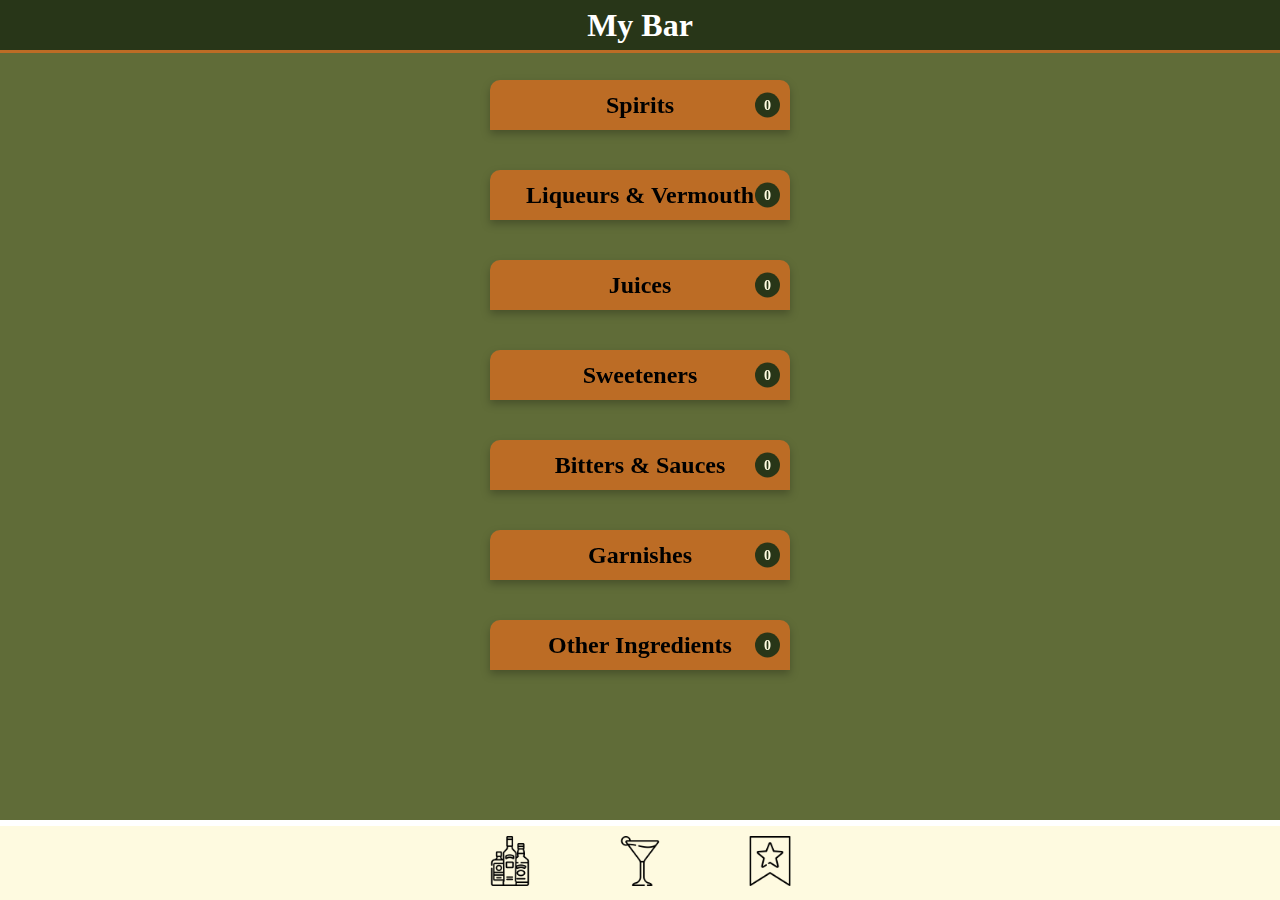
<file: index.html>
<!DOCTYPE html>
<html lang="en">
<head>
    <meta charset="UTF-8">
    <meta name="viewport" content="width=device-width, initial-scale=1.0">
    <title>Bartex - Home</title>
    <link rel="stylesheet" href="style.css">
    <script src="functions.js"></script>
</head>
<body>
<header>
    <h1>My Bar</h1>
</header>

<main>
    <div class="slider-container">
        <div class="slider">
            <div class="orange-box dropdown" onclick="toggleDropdown(this)">
                <div class="dropdown-header">Spirits</div><div class="circle">0</div>
                <div class="dropdown-content">
                    <div class="dropdown-item" onclick="toggleSelectedItem(event,this)">Tequila</div>
                    <div class="dropdown-item" onclick="toggleSelectedItem(event,this)"> White rum</div>
                    <div class="dropdown-item" onclick="toggleSelectedItem(event,this)">Vodka</div>
                    <div class="dropdown-item" onclick="toggleSelectedItem(event,this)">Bourbon </div>
                    <div class="dropdown-item" onclick="toggleSelectedItem(event,this)">whiskey</div>
                    <div class="dropdown-item" onclick="toggleSelectedItem(event,this)">Gin</div>
                </div>
            </div>
            <div class="orange-box dropdown" onclick="toggleDropdown(this)">
                <div class="dropdown-header">Liqueurs & Vermouth</div><div class="circle">0</div>
                <div class="dropdown-content">
                    <div class="dropdown-item" onclick="toggleSelectedItem(event,this)">Cointreau</div>
                    <div class="dropdown-item" onclick="toggleSelectedItem(event,this)">Triple Sec</div>
                    <div class="dropdown-item" onclick="toggleSelectedItem(event,this)">Sweet vermouth</div>
                </div>
            </div>
            <div class="orange-box dropdown" onclick="toggleDropdown(this)">
                <div class="dropdown-header">Juices</div><div class="circle">0</div>
                <div class="dropdown-content">
                    <div class="dropdown-item" onclick="toggleSelectedItem(event,this)" >Lemon Juice</div>
                    <div class="dropdown-item" onclick="toggleSelectedItem(event,this)">Lime Juice</div>
                    <div class="dropdown-item" onclick="toggleSelectedItem(event,this)">Pineapple Juice</div>
                    <div class="dropdown-item" onclick="toggleSelectedItem(event,this)">Tomato juice</div>
                    <div class="dropdown-item" onclick="toggleSelectedItem(event,this)">Cranberry juice</div>
                </div>
            </div>
            <div class="orange-box dropdown" onclick="toggleDropdown(this)">
                <div class="dropdown-header">Sweeteners</div><div class="circle">0</div>
                <div class="dropdown-content">
                    <div class="dropdown-item" onclick="toggleSelectedItem(event,this)">Sugar</div>
                    <div class="dropdown-item" onclick="toggleSelectedItem(event,this)">Simple syrup</div>
                    <div class="dropdown-item" onclick="toggleSelectedItem(event,this)">Cream of coconut</div>
                    <div class="dropdown-item" onclick="toggleSelectedItem(event,this)">Agave Syrup</div>
                </div>
            </div>
            <div class="orange-box dropdown" onclick="toggleDropdown(this)">
                <div class="dropdown-header">Bitters & Sauces</div><div class="circle">0</div>
                <div class="dropdown-content">
                    <div class="dropdown-item" onclick="toggleSelectedItem(event,this)" >Angostura Bitters</div>
                    <div class="dropdown-item" onclick="toggleSelectedItem(event,this)" >Hot sauce</div>
                    <div class="dropdown-item" onclick="toggleSelectedItem(event,this)" >Worcestershire Sauce</div>
                </div>
            </div>
            <div class="orange-box dropdown" onclick="toggleDropdown(this)">
                <div class="dropdown-header">Garnishes</div><div class="circle">0</div>
                <div class="dropdown-content">
                    <div class="dropdown-item" onclick="toggleSelectedItem(event,this)" >Lime</div>
                    <div class="dropdown-item" onclick="toggleSelectedItem(event,this)" >Mints</div>
                    <div class="dropdown-item" onclick="toggleSelectedItem(event,this)" >Pineapple</div>
                    <div class="dropdown-item" onclick="toggleSelectedItem(event,this)" >cherry</div>
                    <div class="dropdown-item" onclick="toggleSelectedItem(event,this)" >Celery stalk</div>
                    <div class="dropdown-item" onclick="toggleSelectedItem(event,this)" >Olives</div>
                    <div class="dropdown-item" onclick="toggleSelectedItem(event,this)" >Orange</div>
                    <div class="dropdown-item" onclick="toggleSelectedItem(event,this)" >Lemon </div>
                </div>
            </div>
            <div class="orange-box dropdown" onclick="toggleDropdown(this)">
                <div class="dropdown-header" >Other Ingredients</div><div class="circle">0</div>
                <div class="dropdown-content">
                    <div class="dropdown-item" onclick="toggleSelectedItem(event,this)">Soda water</div>
                    <div class="dropdown-item" onclick="toggleSelectedItem(event,this)">Salt</div>
                    <div class="dropdown-item" onclick="toggleSelectedItem(event,this)">Ground black pepper</div>
                    <div class="dropdown-item" onclick="toggleSelectedItem(event,this)">Egg Whites</div>
                    <div class="dropdown-item" onclick="toggleSelectedItem(event,this)">Smoked paprika</div>
                </div>
            </div>
        </div>
    </div>
</main>


<footer>
    <div class="icon-box">
        <a href="index.html"><img src="Icons/liquor.png" alt="Image 1"></a>
        <a href="cocktails.html"><img src="Icons/cocktail.png" alt="Image 2"></a>
        <a href="favorites.html"><img src="Icons/star.png" alt="Image 3"></a>
    </div>
</footer>
</body>
</html>
</file>
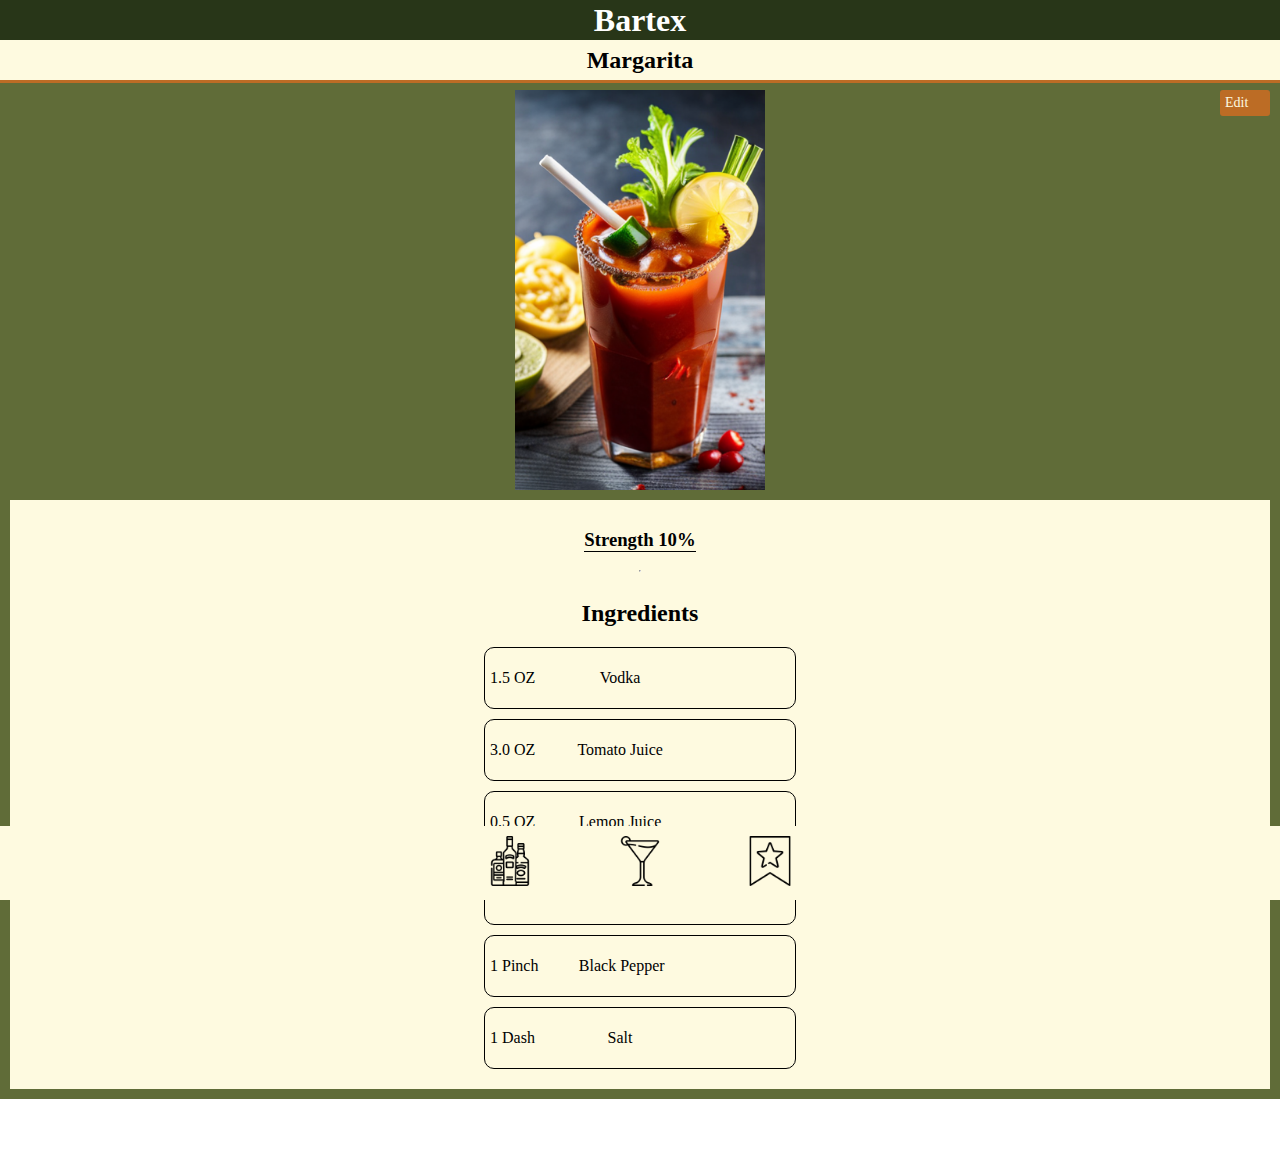
<file: bloody_mary.html>
<!DOCTYPE html>
<html lang="en">
<head>
  <meta charset="UTF-8">
  <meta name="viewport" content="width=device-width, initial-scale=1.0">
  <title>Phone Website - Home</title>
  <link rel="stylesheet" href="drinkStyle.css">
  <script src="functions.js"></script>
</head>
<body>
<header>
  <div class="top-header">
    <h1>Bartex</h1>
  </div>
  <div class="bottom-header">
    <h2>Margarita</h2>
  </div>
</header>

<main>
  <div class="slider-container">
    <div class="slider">
      <img src="Pictures/BloodyMarry.png" alt="img">
      <div class="white-box">
        <h3>Strength 10%</h3>
        <hr>
        <h2>Ingredients</h2>
        <div class="info-box-container">
          <div class="info-box">
            <p class="info-box-text-left"> 1.5 OZ</p>
            <p class="info-box-text-center">Vodka</p>
            <div class="info-box-images">
              <img src="Icons/plus.png" alt="Image 1" onclick="increaseOz(event, this)"> <!-- Adjust width and height here -->
              <img src="Icons/minus.png" alt="Image 2" onclick="decreaseOz(event, this)"> <!-- Adjust width and height here -->
            </div>
          </div>
          <div class="info-box">
            <p class="info-box-text-left">3.0 OZ</p>
            <p class="info-box-text-center">Tomato Juice</p>
            <div class="info-box-images">
              <img src="Icons/plus.png" alt="Image 1" onclick="increaseOz(event, this)" > <!-- Adjust width and height here -->
              <img src="Icons/minus.png" alt="Image 2" onclick="decreaseOz(event, this)"> <!-- Adjust width and height here -->
            </div>
          </div>
          <div class="info-box">
            <p class="info-box-text-left">0.5 OZ</p>
            <p class="info-box-text-center">Lemon Juice</p>
            <div class="info-box-images">
              <img src="Icons/plus.png" alt="Image 1" onclick="increaseOz(event, this)" > <!-- Adjust width and height here -->
              <img src="Icons/minus.png" alt="Image 2" onclick="decreaseOz(event, this)"> <!-- Adjust width and height here -->
            </div>
          </div>
          <div class="info-box">
            <p class="info-box-text-left">1 Dash</p>
            <p class="info-box-text-center">Hot Sauce</p>
            <div class="info-box-images">
              <img src="Icons/plus.png" alt="Image 1" onclick="increaseOz(event, this)" > <!-- Adjust width and height here -->
              <img src="Icons/minus.png" alt="Image 2" onclick="decreaseOz(event, this)"> <!-- Adjust width and height here -->
            </div>
          </div>
          <div class="info-box">
            <p class="info-box-text-left">1 Pinch</p>
            <p class="info-box-text-center">Black Pepper</p>
            <div class="info-box-images">
              <img src="Icons/plus.png" alt="Image 1" onclick="increaseOz(event, this)" > <!-- Adjust width and height here -->
              <img src="Icons/minus.png" alt="Image 2" onclick="decreaseOz(event, this)"> <!-- Adjust width and height here -->
            </div>
          </div>
          <div class="info-box">
            <p class="info-box-text-left">1 Dash</p>
            <p class="info-box-text-center">Salt</p>
            <div class="info-box-images">
              <img src="Icons/plus.png" alt="Image 1" onclick="increaseOz(event, this)" > <!-- Adjust width and height here -->
              <img src="Icons/minus.png" alt="Image 2" onclick="decreaseOz(event, this)"> <!-- Adjust width and height here -->
            </div>
          </div>
        </div>
      </div>
    </div>
  </div>
  <div class="edit-box" onclick="toggleEditMode()">
    Edit
  </div>
</main>

<footer>
  <div class="icon-box">
    <a href="index.html"><img src="Icons/liquor.png" alt="Image 1"></a>
    <a href="cocktails.html"><img src="Icons/cocktail.png" alt="Image 2"></a>
    <a href="favorites.html"><img src="Icons/star.png" alt="Image 3"></a>
  </div>
</footer>
</body>
</html>
</file>
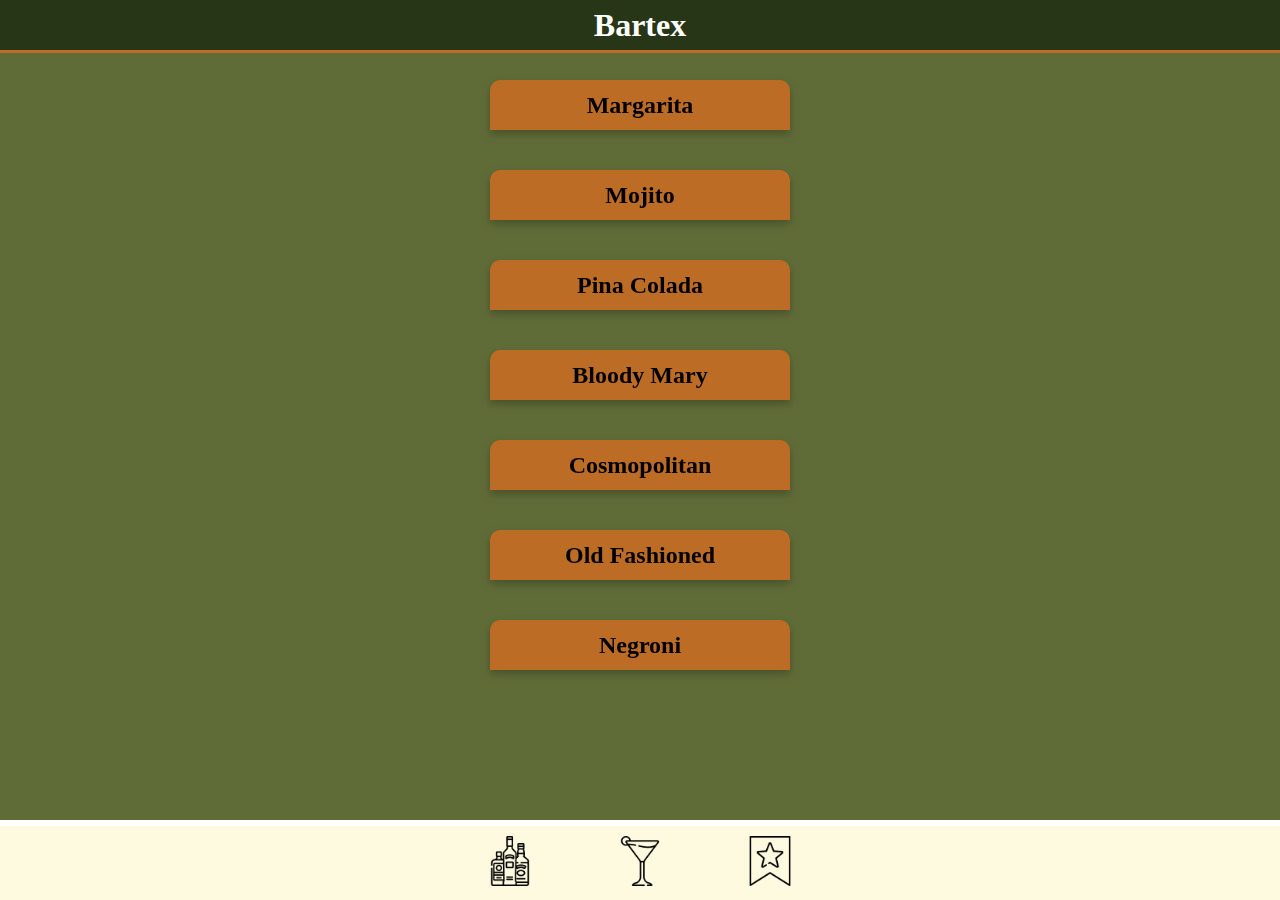
<file: cocktails.html>
<!DOCTYPE html>
<html lang="en">
<head>
    <meta charset="UTF-8">
    <meta name="viewport" content="width=device-width, initial-scale=1.0">
    <title>Phone Website - Home</title>
    <link rel="stylesheet" href="style.css">
</head>
<body>
<header>
    <h1>Bartex</h1>
</header>

<main>
    <div class="slider-container">
        <div class="slider">
            <a href="margarita.html">
                <div class="orange-box dropdown">
                    <div class="dropdown-header" >Margarita</div>
                </div>
            </a>
            <a href="mojito.html">
                <div class="orange-box dropdown">
                    <div class="dropdown-header" >Mojito</div>
                </div>
            </a>
            <a href="pina_colada.html">
                <div class="orange-box dropdown">
                    <div class="dropdown-header" >Pina Colada</div>
                </div>
            </a>
            <a href="bloody_mary.html">
                <div class="orange-box dropdown">
                    <div class="dropdown-header" >Bloody Mary</div>
                </div>
            </a>
            <a href="cosmopolitan.html">
                <div class="orange-box dropdown">
                    <div class="dropdown-header" >Cosmopolitan</div>
                </div>
            </a>
            <a href="old_fashioned.html">
                <div class="orange-box dropdown">
                    <div class="dropdown-header" >Old Fashioned</div>
                </div>
            </a>
            <a href="negroni.html">
                <div class="orange-box dropdown">
                    <div class="dropdown-header" >Negroni</div>
                </div>
            </a>
        </div>
    </div>
</main>



<footer>
    <div class="icon-box">
        <a href="index.html"><img src="Icons/liquor.png" alt="Image 1"></a>
        <a href="cocktails.html"><img src="Icons/cocktail.png" alt="Image 2"></a>
        <a href="favorites.html"><img src="Icons/star.png" alt="Image 3"></a>
    </div>
</footer>
</body>
</html>
</file>
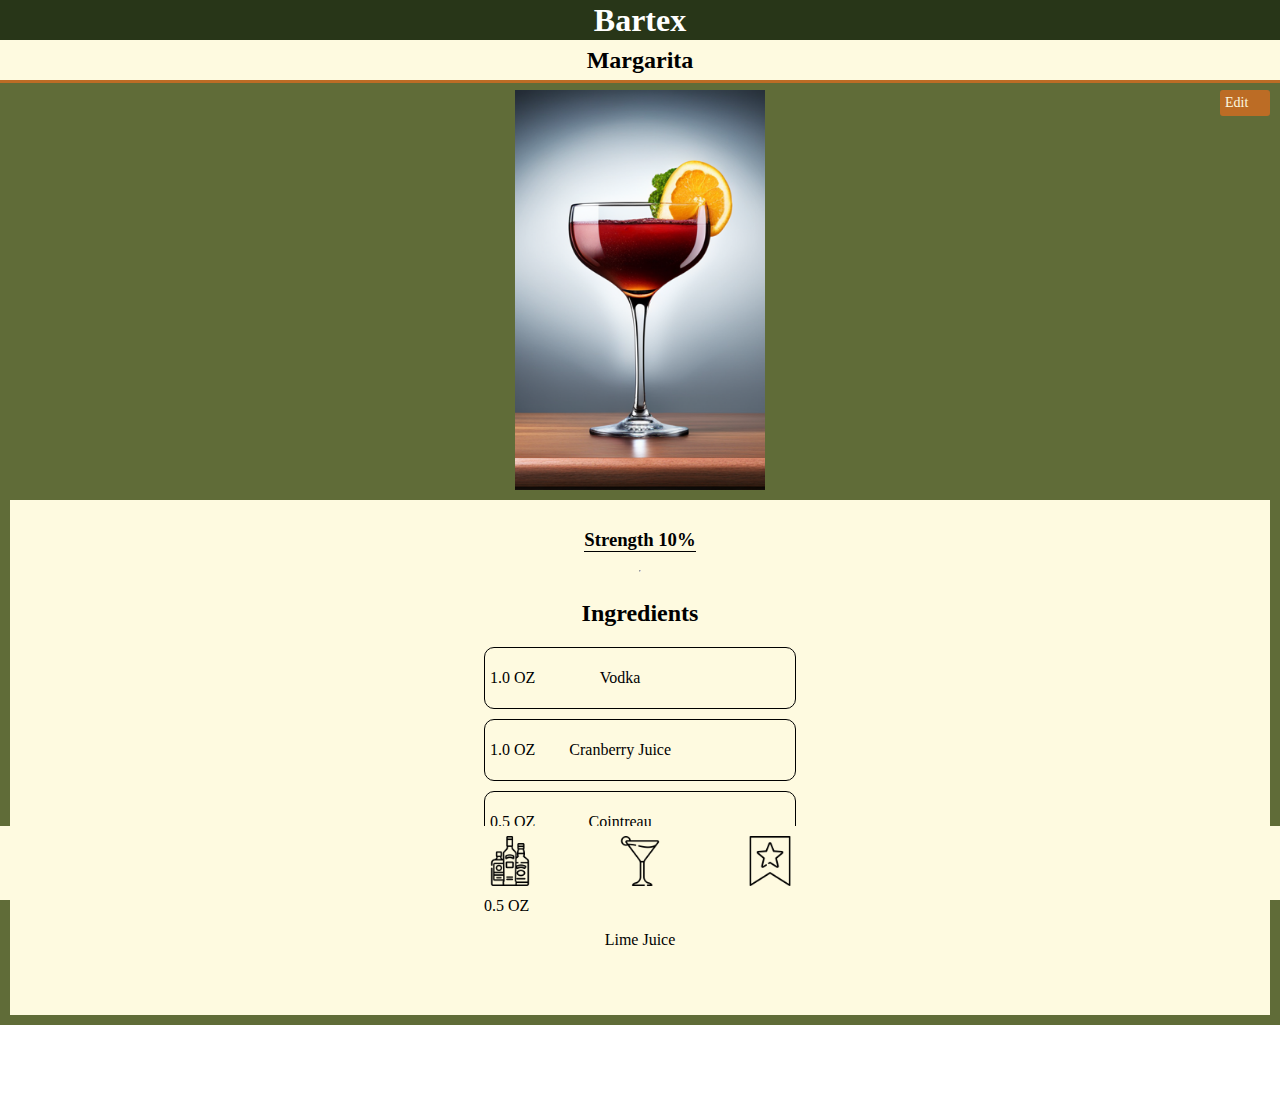
<file: cosmopolitan.html>
<!DOCTYPE html>
<html lang="en">
<head>
  <meta charset="UTF-8">
  <meta name="viewport" content="width=device-width, initial-scale=1.0">
  <title>Phone Website - Home</title>
  <link rel="stylesheet" href="drinkStyle.css">
  <script src="functions.js"></script>
</head>
<body>
<header>
  <div class="top-header">
    <h1>Bartex</h1>
  </div>
  <div class="bottom-header">
    <h2>Margarita</h2>
  </div>
</header>

<main>
  <div class="slider-container">
    <div class="slider">
      <img src="Pictures/Cosmopolitan.png" alt="img">
      <div class="white-box">
        <h3>Strength 10%</h3>
        <hr>
        <h2>Ingredients</h2>
        <div class="info-box-container">
          <div class="info-box">
            <p class="info-box-text-left"> 1.0 OZ</p>
            <p class="info-box-text-center">Vodka</p>
            <div class="info-box-images">
              <img src="Icons/plus.png" alt="Image 1" onclick="increaseOz(event, this)"> <!-- Adjust width and height here -->
              <img src="Icons/minus.png" alt="Image 2" onclick="decreaseOz(event, this)"> <!-- Adjust width and height here -->
            </div>
          </div>
          <div class="info-box">
            <p class="info-box-text-left">1.0 OZ</p>
            <p class="info-box-text-center">Cranberry Juice</p>
            <div class="info-box-images">
              <img src="Icons/plus.png" alt="Image 1" onclick="increaseOz(event, this)" > <!-- Adjust width and height here -->
              <img src="Icons/minus.png" alt="Image 2" onclick="decreaseOz(event, this)"> <!-- Adjust width and height here -->
            </div>
          </div>
          <div class="info-box">
            <p class="info-box-text-left">0.5 OZ</p>
            <p class="info-box-text-center">Cointreau</p>
            <div class="info-box-images">
              <img src="Icons/plus.png" alt="Image 1" onclick="increaseOz(event, this)" > <!-- Adjust width and height here -->
              <img src="Icons/minus.png" alt="Image 2" onclick="decreaseOz(event, this)"> <!-- Adjust width and height here -->
            </div>
          </div>
          div class="info-box">
          <p class="info-box-text-left">0.5 OZ</p>
          <p class="info-box-text-center">Lime Juice</p>
          <div class="info-box-images">
            <img src="Icons/plus.png" alt="Image 1" onclick="increaseOz(event, this)" > <!-- Adjust width and height here -->
            <img src="Icons/minus.png" alt="Image 2" onclick="decreaseOz(event, this)"> <!-- Adjust width and height here -->
          </div>
        </div>
        </div>
      </div>
    </div>
  </div>
  <div class="edit-box" onclick="toggleEditMode()">
    Edit
  </div>
</main>

<footer>
  <div class="icon-box">
    <a href="index.html"><img src="Icons/liquor.png" alt="Image 1"></a>
    <a href="cocktails.html"><img src="Icons/cocktail.png" alt="Image 2"></a>
    <a href="favorites.html"><img src="Icons/star.png" alt="Image 3"></a>
  </div>
</footer>
</body>
</html>
</file>
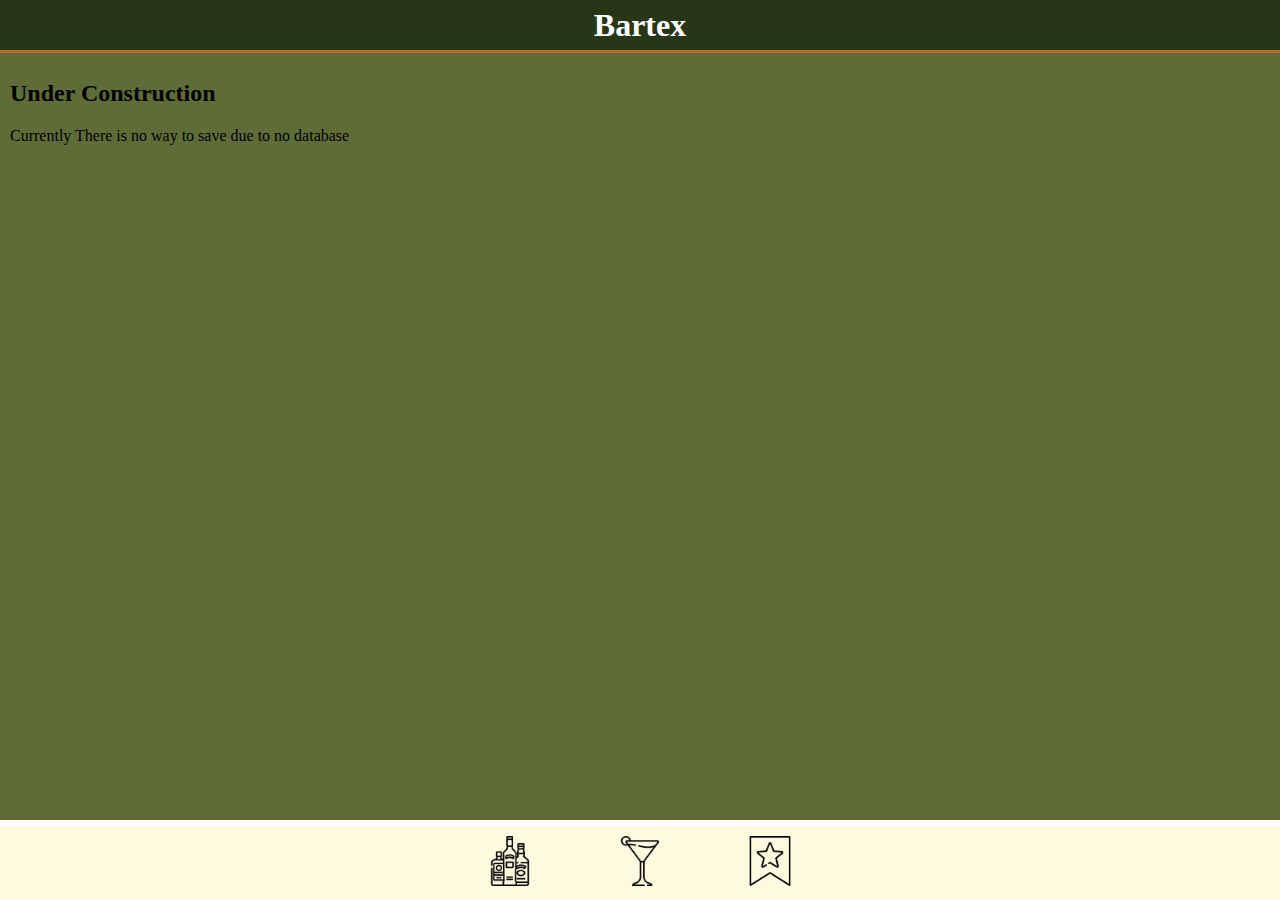
<file: favorites.html>
<!DOCTYPE html>
<html lang="en" >
<head>
  <meta charset="UTF-8">
  <meta name="viewport" content="width=device-width, initial-scale=1.0">
  <title>Favorites - Home</title>
  <link rel="stylesheet" href="style.css">
</head>
<body>
<header>
  <h1>Bartex</h1>
</header>

<main>
  <h2>Under Construction</h2>
  <p>Currently There is no way to save due to no database</p>
</main>


<footer>
  <div class="icon-box">
    <a href="index.html"><img src="Icons/liquor.png" alt="Image 1"></a>
    <a href="cocktails.html"><img src="Icons/cocktail.png" alt="Image 2"></a>
    <a href="favorites.html"><img src="Icons/star.png" alt="Image 3"></a>
  </div>
</footer>
</body>
</html>
</file>
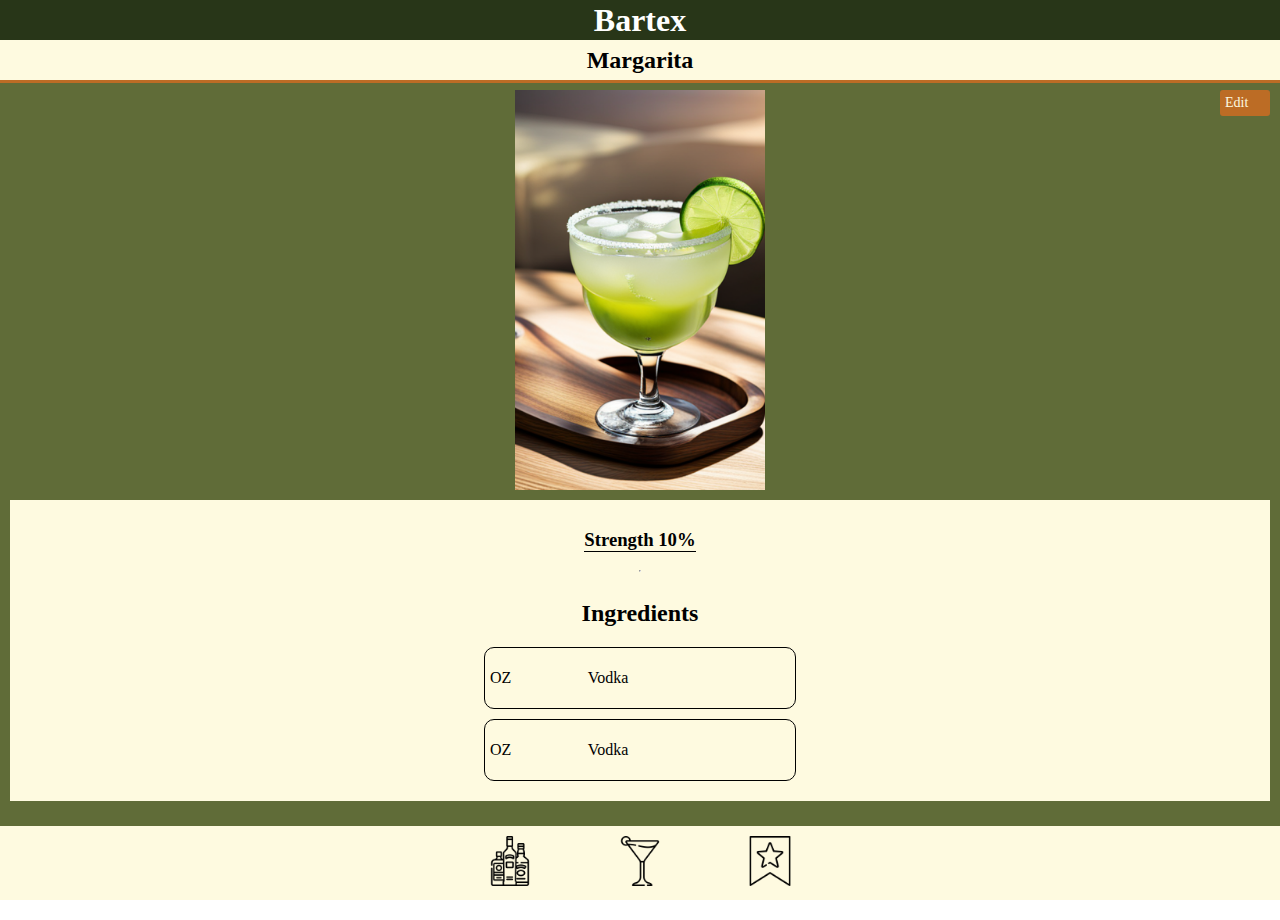
<file: margarita.html>
<!DOCTYPE html>
<html lang="en">
<head>
  <meta charset="UTF-8">
  <meta name="viewport" content="width=device-width, initial-scale=1.0">
  <title>Phone Website - Home</title>
  <link rel="stylesheet" href="drinkStyle.css">
</head>
<body>
<header>
  <div class="top-header">
    <h1>Bartex</h1>
  </div>
  <div class="bottom-header">
    <h2>Margarita</h2>
  </div>
</header>

<main>
  <div class="slider-container">
    <div class="slider">
      <img src="Pictures/Margarita.png" alt="img">
      <div class="white-box">
        <h3>Strength 10%</h3>
        <hr>
        <h2>Ingredients</h2>
        <div class="info-box-container">
          <div class="info-box">
            <p class="info-box-text-left">OZ</p>
            <p class="info-box-text-center">Vodka</p>
            <div class="info-box-images">
              <img src="Icons/plus.png" alt="Image 1" > <!-- Adjust width and height here -->
              <img src="Icons/minus.png" alt="Image 2"> <!-- Adjust width and height here -->
            </div>
          </div>
          <div class="info-box">
            <p class="info-box-text-left">OZ</p>
            <p class="info-box-text-center">Vodka</p>
            <div class="info-box-images">
              <img src="Icons/plus.png" alt="Image 1" > <!-- Adjust width and height here -->
              <img src="Icons/minus.png" alt="Image 2"> <!-- Adjust width and height here -->
            </div>
          </div>
        </div>
      </div>
    </div>
  </div>
  <div class="edit-box">
    Edit
  </div>
</main>

<footer>
  <div class="icon-box">
    <a href="index.html"><img src="Icons/liquor.png" alt="Image 1"></a>
    <a href="cocktails.html"><img src="Icons/cocktail.png" alt="Image 2"></a>
    <a href="favorites.html"><img src="Icons/star.png" alt="Image 3"></a>
  </div>
</footer>
</body>
</html>
</file>
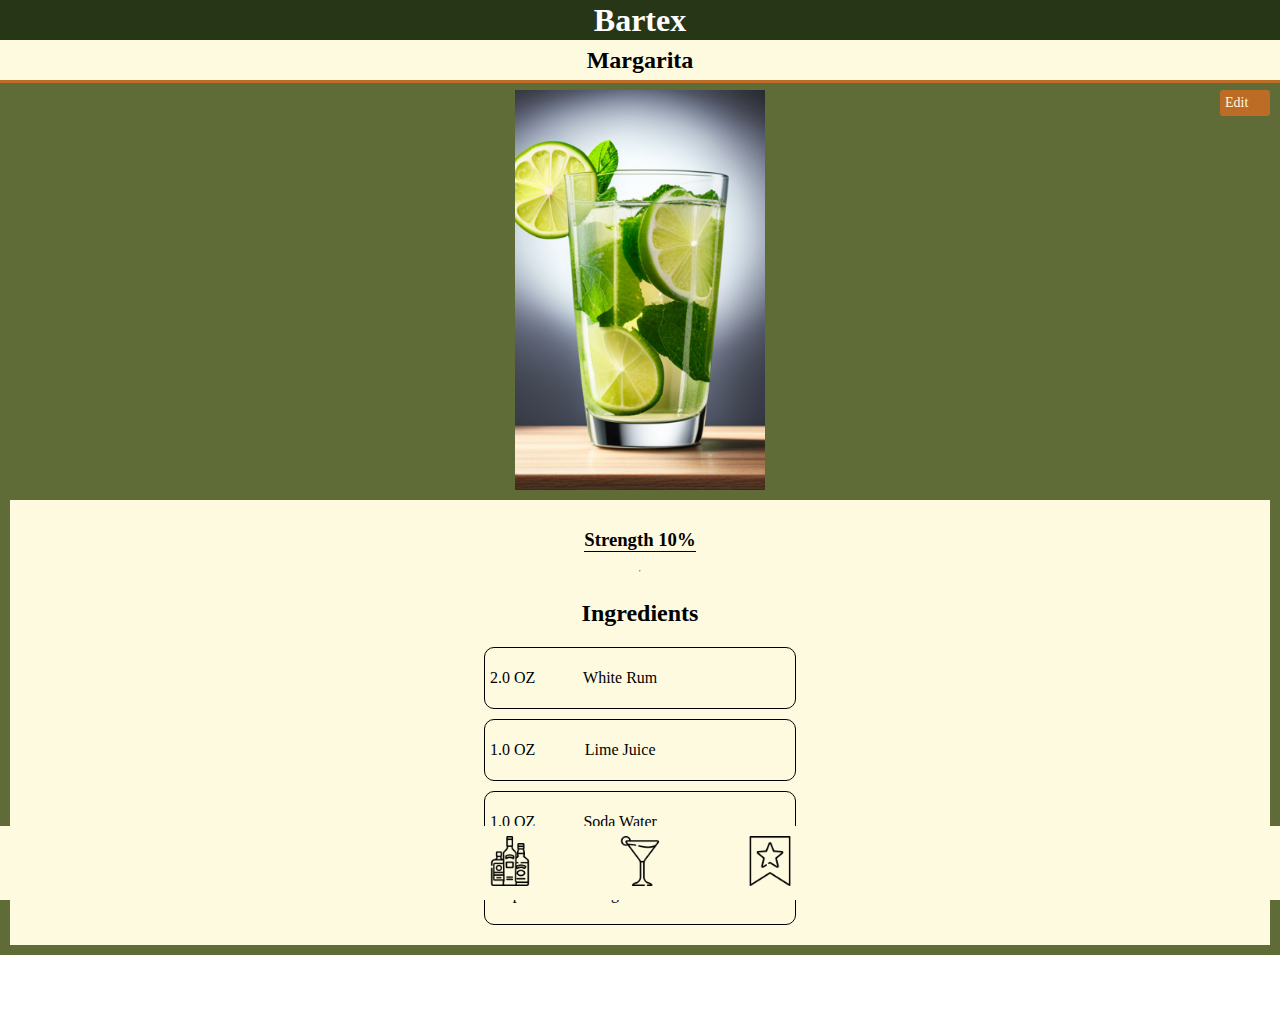
<file: mojito.html>
<!DOCTYPE html>
<html lang="en">
<head>
  <meta charset="UTF-8">
  <meta name="viewport" content="width=device-width, initial-scale=1.0">
  <title>Phone Website - Home</title>
  <link rel="stylesheet" href="drinkStyle.css">
  <script src="functions.js"></script>
</head>
<body>
<header>
  <div class="top-header">
    <h1>Bartex</h1>
  </div>
  <div class="bottom-header">
    <h2>Margarita</h2>
  </div>
</header>

<main>
  <div class="slider-container">
    <div class="slider">
      <img src="Pictures/Mojito.png" alt="img">
      <div class="white-box">
        <h3>Strength 10%</h3>
        <hr>
        <h2>Ingredients</h2>
        <div class="info-box-container">
          <div class="info-box">
            <p class="info-box-text-left"> 2.0 OZ</p>
            <p class="info-box-text-center">White Rum</p>
            <div class="info-box-images">
              <img src="Icons/plus.png" alt="Image 1" onclick="increaseOz(event, this)"> <!-- Adjust width and height here -->
              <img src="Icons/minus.png" alt="Image 2" onclick="decreaseOz(event, this)"> <!-- Adjust width and height here -->
            </div>
          </div>
          <div class="info-box">
            <p class="info-box-text-left">1.0 OZ</p>
            <p class="info-box-text-center">Lime Juice</p>
            <div class="info-box-images">
              <img src="Icons/plus.png" alt="Image 1" onclick="increaseOz(event, this)" > <!-- Adjust width and height here -->
              <img src="Icons/minus.png" alt="Image 2" onclick="decreaseOz(event, this)"> <!-- Adjust width and height here -->
            </div>
          </div>
          <div class="info-box">
            <p class="info-box-text-left">1.0 OZ</p>
            <p class="info-box-text-center">Soda Water</p>
            <div class="info-box-images">
              <img src="Icons/plus.png" alt="Image 1" onclick="increaseOz(event, this)" > <!-- Adjust width and height here -->
              <img src="Icons/minus.png" alt="Image 2" onclick="decreaseOz(event, this)"> <!-- Adjust width and height here -->
            </div>
          </div>
          <div class="info-box">
            <p class="info-box-text-left">1 tsp</p>
            <p class="info-box-text-center">Sugar</p>
            <div class="info-box-images">
              <img src="Icons/plus.png" alt="Image 1" onclick="increaseOz(event, this)" > <!-- Adjust width and height here -->
              <img src="Icons/minus.png" alt="Image 2" onclick="decreaseOz(event, this)"> <!-- Adjust width and height here -->
            </div>
          </div>
        </div>
      </div>
    </div>
  </div>
  <div class="edit-box" onclick="toggleEditMode()">
    Edit
  </div>
</main>

<footer>
  <div class="icon-box">
    <a href="index.html"><img src="Icons/liquor.png" alt="Image 1"></a>
    <a href="cocktails.html"><img src="Icons/cocktail.png" alt="Image 2"></a>
    <a href="favorites.html"><img src="Icons/star.png" alt="Image 3"></a>
  </div>
</footer>
</body>
</html>
</file>
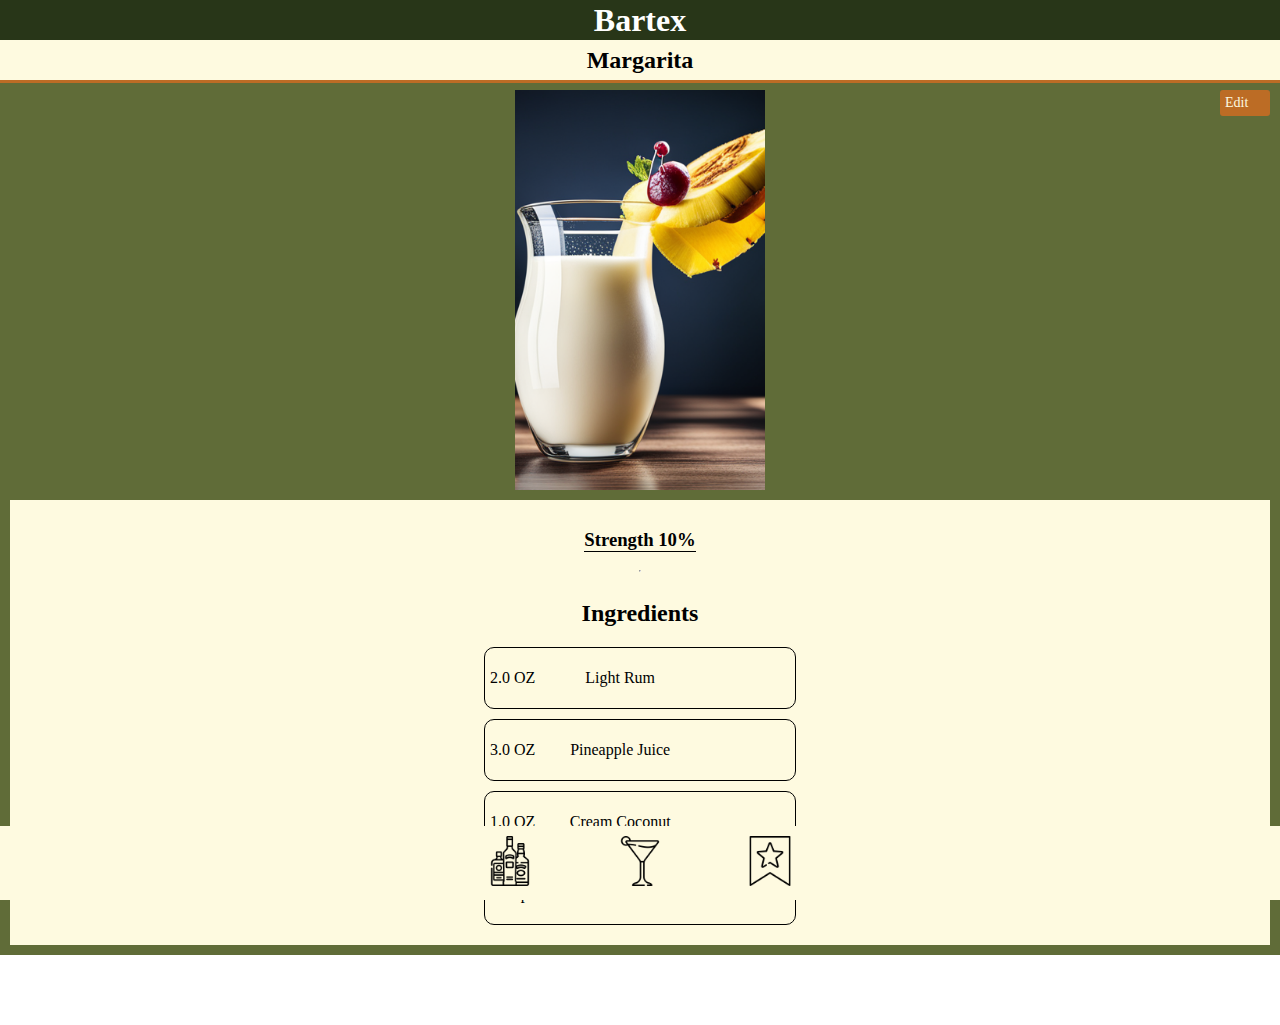
<file: pina_colada.html>
<!DOCTYPE html>
<html lang="en">
<head>
  <meta charset="UTF-8">
  <meta name="viewport" content="width=device-width, initial-scale=1.0">
  <title>Phone Website - Home</title>
  <link rel="stylesheet" href="drinkStyle.css">
  <script src="functions.js"></script>
</head>
<body>
<header>
  <div class="top-header">
    <h1>Bartex</h1>
  </div>
  <div class="bottom-header">
    <h2>Margarita</h2>
  </div>
</header>

<main>
  <div class="slider-container">
    <div class="slider">
      <img src="Pictures/PinaColada.png" alt="img">
      <div class="white-box">
        <h3>Strength 10%</h3>
        <hr>
        <h2>Ingredients</h2>
        <div class="info-box-container">
          <div class="info-box">
            <p class="info-box-text-left"> 2.0 OZ</p>
            <p class="info-box-text-center">Light Rum</p>
            <div class="info-box-images">
              <img src="Icons/plus.png" alt="Image 1" onclick="increaseOz(event, this)"> <!-- Adjust width and height here -->
              <img src="Icons/minus.png" alt="Image 2" onclick="decreaseOz(event, this)"> <!-- Adjust width and height here -->
            </div>
          </div>
          <div class="info-box">
            <p class="info-box-text-left">3.0 OZ</p>
            <p class="info-box-text-center">Pineapple Juice</p>
            <div class="info-box-images">
              <img src="Icons/plus.png" alt="Image 1" onclick="increaseOz(event, this)" > <!-- Adjust width and height here -->
              <img src="Icons/minus.png" alt="Image 2" onclick="decreaseOz(event, this)"> <!-- Adjust width and height here -->
            </div>
          </div>
          <div class="info-box">
            <p class="info-box-text-left">1.0 OZ</p>
            <p class="info-box-text-center">Cream Coconut</p>
            <div class="info-box-images">
              <img src="Icons/plus.png" alt="Image 1" onclick="increaseOz(event, this)" > <!-- Adjust width and height here -->
              <img src="Icons/minus.png" alt="Image 2" onclick="decreaseOz(event, this)"> <!-- Adjust width and height here -->
            </div>
          </div>
          <div class="info-box">
            <p class="info-box-text-left">1 Cup</p>
            <p class="info-box-text-center">Crushed Ice</p>
            <div class="info-box-images">
              <img src="Icons/plus.png" alt="Image 1" onclick="increaseOz(event, this)" > <!-- Adjust width and height here -->
              <img src="Icons/minus.png" alt="Image 2" onclick="decreaseOz(event, this)"> <!-- Adjust width and height here -->
            </div>
          </div>
        </div>
      </div>
    </div>
  </div>
  <div class="edit-box" onclick="toggleEditMode()">
    Edit
  </div>
</main>

<footer>
  <div class="icon-box">
    <a href="index.html"><img src="Icons/liquor.png" alt="Image 1"></a>
    <a href="cocktails.html"><img src="Icons/cocktail.png" alt="Image 2"></a>
    <a href="favorites.html"><img src="Icons/star.png" alt="Image 3"></a>
  </div>
</footer>
</body>
</html>
</file>
<file: style.css>
body {
    margin: 0;
    padding: 0;
}

header {
    background-color: #283618;
    display: flex;
    justify-content: center;
    color: white;
    align-items: center;
    height: 40px;
    padding-top: 5px;
    padding-bottom: 5px;
    border-bottom: 3px solid #BC6C25;
    position: fixed;
    top: 0;
    width: 100%;
    z-index: 1;
}
.top-header {
    background-color: #283618;
    color: white;
    display: flex;
    justify-content: center;
    align-items: center;
    height: 40px;
    width: 100%;
}


.bottom-header {
    background-color: #606C38;
    color: white;
    display: flex;
    justify-content: center;
    align-items: center;
    bottom: 0;
    height: 40px;
    width: 100%;
}
.white-box {
    background-color: #FEFAE0;
    width: 100%;
    padding: 10px;
    margin-top: 10px;
    display: flex;
    flex-direction: column;
    align-items: center;
}



main {
    background-color: #606C38;
    padding: 10px;
    min-height: calc(100vh - (50px + 100px));
    margin-top: 50px;
    margin-bottom: 70px;
}
.slider-container {
    width: 100%;
    overflow: hidden;
}

.slider img {
    width: 300px; /* Adjust the width as needed */
    height: 400px; /* Adjust the height as needed */
    object-fit: cover; /* Ensures the aspect ratio is maintained while resizing */
}
.slider {
    display: flex;
    flex-direction: column;
    transition: transform 0.5s ease;
    align-items: center;
}

.orange-box {
    position: relative; /* Add this line to set the reference point for absolute positioning */
    display: flex;
    align-items: center; /* Add this line to vertically align the text in the middle */
    justify-content: center; /* Add this line to horizontally align the text in the middle */
    width: 300px;
    height: 50px;
    background-color: #BC6C25;
    margin: 20px auto;
    align-self: flex-start;
    border-top-left-radius: 10px;
    border-top-right-radius: 10px;
    filter: drop-shadow(0px 4px 4px rgba(0, 0, 0, 0.25));
}


.orange-box h3 {
    color: black;
    font-size: 24px;
    text-align: center;
    flex-grow: 1;
    margin: 0; /* Add this line to remove any default margins on the header element */
}

.circle-container {
    display: flex;
    align-items: center;
    justify-content: flex-end;
    margin-right: 10px;
}

.circle {
    position: absolute; /* Add this line to position the circle relative to the orange-box */
    top: 50%; /* Add this line to vertically center the circle */
    right: 10px; /* Add this line to position the circle 10px left of the side of the orange box */
    transform: translateY(-50%); /* Add this line to adjust the vertical centering of the circle */
    width: 25px;
    height: 25px;
    background-color: #283618;
    border-radius: 50%;
    display: flex;
    align-items: center;
    justify-content: center;
    color: #FEFAE0;
    font-weight: bold;
    font-size: 14px;
}

.dropdown {
    position: relative;

}
.orange-box .dropdown-header {
    color: black;
    font-size: 24px;
    margin: 0; /* Add this line to remove any default margins on the header element */

}
.dropdown-header {
    color: black;
    font-size: 22px;
    cursor: pointer;
    font-weight: bold;
}

.dropdown-content {

    background-color: #FEFAE0;
    display: none;
    position: absolute;
    top: 100%;
    left: 0;
    min-width: 300px;
    filter: drop-shadow(0px 4px 4px rgba(0, 0, 0, 0.25));
}
.dropdown-item.selected {
    background-color: #BC6C25;
}


.icon-box {
    position: fixed;
    bottom: 0;
    left: 0;
    width: 100%;
    background-color: #FEFAE0;
    display: flex;
    flex-direction: row;
    justify-content: center;
    align-items: center;
    padding-bottom: 10px;
    padding-top: 10px;
    gap: 80px;

}
a {
    text-decoration: none;
}


footer img {
    width: 50px;
    height: 50px;
}
</file>
<file: drinkStyle.css>
body {
    margin: 0;
    padding: 0;
}

header {
    background-color: #283618;
    display: flex;
    flex-direction: column; /* Add this line to stack the header sections vertically */
    justify-content: center;
    color: white;
    align-items: center;
    height: 80px; /* Update the height to accommodate both header sections */
    padding-top: 5px;
    padding-bottom: 5px;
    border-bottom: 3px solid #BC6C25;
    position: fixed;
    top: 0;
    width: 100%;
    height: 70px;
    z-index: 1;
}

.top-header {
    background-color: #283618;
    color: white;
    display: flex;
    justify-content: center;
    align-items: center;
    height: 40px;
    width: 100%;
}

.bottom-header {
    background-color: #FEFAE0;
    color: black;
    display: flex;
    justify-content: center;
    align-items: center;
    bottom: 0;
    height: 40px;
    width: 100%;
}
.white-box {
    background-color: #FEFAE0;
    width: 100%;
    padding: 10px;
    margin-top: 10px;
    display: flex;
    flex-direction: column;
    align-items: center;
    text-align: left;
}
.edit-box {
    position: absolute;
    top: 90px; /* Position the box right below the header */
    right: 10px; /* Add some space between the box and the right edge of the screen */
    background-color: #BC6C25;
    color: #FEFAE0;
    padding: 5px;
    border-radius: 3px;
    font-size: 14px;
    width: 40px;
}


main {
    background-color: #606C38;
    padding: 10px;
    min-height: calc(100vh - (50px + 100px));
    margin-top: 80px;
    margin-bottom: 70px;
}
.info-box {
    display: flex;
    align-items: center;
    justify-content: space-between;
    padding: 5px;
    border: 1px solid black;
    width: 100%;
}
.info-box-text-left {
    text-align: left;
}
.info-box-text-center {
    text-align: center;
}

.info-box-images {
    display: flex;
    gap: 5px;
}
.slider-container {
    width: 100%;
    overflow: hidden;
}

.slider img {
    width: 250px; /* Adjust the width as needed */
    height: 400px; /* Adjust the height as needed */
    object-fit: cover; /* Ensures the aspect ratio is maintained while resizing */
}
.slider {
    display: flex;
    flex-direction: column;
    transition: transform 0.5s ease;
    align-items: center;
}
.info-box-images {
    visibility: hidden;
}
.edit-mode .info-box-images {
    visibility: visible;
}

.info-box {
    display: flex;
    align-items: center;
    justify-content: space-between;
    padding: 5px;
    border: 1px solid black;
    width: 300px;
    margin-bottom: 10px; /* Add 10px space between info-boxes */
    border-radius: 10px; /* Rounded corners for info-box */
}
.info-text-left {
    text-align: left;
}

.orange-box {
    position: relative; /* Add this line to set the reference point for absolute positioning */
    display: flex;
    align-items: center; /* Add this line to vertically align the text in the middle */
    justify-content: center; /* Add this line to horizontally align the text in the middle */
    width: 300px;
    height: 50px;
    background-color: #BC6C25;
    margin: 20px auto;
    align-self: flex-start;
    border-top-left-radius: 10px;
    border-top-right-radius: 10px;
    filter: drop-shadow(0px 4px 4px rgba(0, 0, 0, 0.25));
}
.white-box h3 {
    text-align: left;
    border-bottom: 1px solid black; /* Add this line to create an underline */
    margin-bottom: 10px; /* Add this line to create some space between the underline and the following content */
}

.orange-box h3 {
    color: black;
    font-size: 24px;
    text-align: center;
    flex-grow: 1;
    margin: 0; /* Add this line to remove any default margins on the header element */
}
.info-box-images img {
    width: 30px; /* Adjust width as needed */
    height: 30px; /* Adjust height as needed */
    padding: 5px;
}

.circle-container {
    display: flex;
    align-items: center;
    justify-content: flex-end;
    margin-right: 10px;
}

.circle {
    position: absolute; /* Add this line to position the circle relative to the orange-box */
    top: 50%; /* Add this line to vertically center the circle */
    right: 10px; /* Add this line to position the circle 10px left of the side of the orange box */
    transform: translateY(-50%); /* Add this line to adjust the vertical centering of the circle */
    width: 25px;
    height: 25px;
    background-color: #283618;
    border-radius: 50%;
    display: flex;
    align-items: center;
    justify-content: center;
    color: #FEFAE0;
    font-weight: bold;
    font-size: 14px;
}

.dropdown {
    position: relative;

}
.orange-box .dropdown-header {
    color: black;
    font-size: 24px;
    margin: 0; /* Add this line to remove any default margins on the header element */

}
.dropdown-header {
    color: black;
    font-size: 22px;
    cursor: pointer;
    font-weight: bold;
}

.dropdown-content {

    background-color: #FEFAE0;
    display: none;
    position: absolute;
    top: 100%;
    left: 0;
    min-width: 300px;
    filter: drop-shadow(0px 4px 4px rgba(0, 0, 0, 0.25));
}
.dropdown-item.selected {
    background-color: #BC6C25;
}




.icon-box {
    position: fixed;
    bottom: 0;
    left: 0;
    width: 100%;
    background-color: #FEFAE0;
    display: flex;
    flex-direction: row;
    justify-content: center;
    align-items: center;
    padding-bottom: 10px;
    padding-top: 10px;
    gap: 80px;

}



footer img {
    width: 50px;
    height: 50px;
}
</file>
